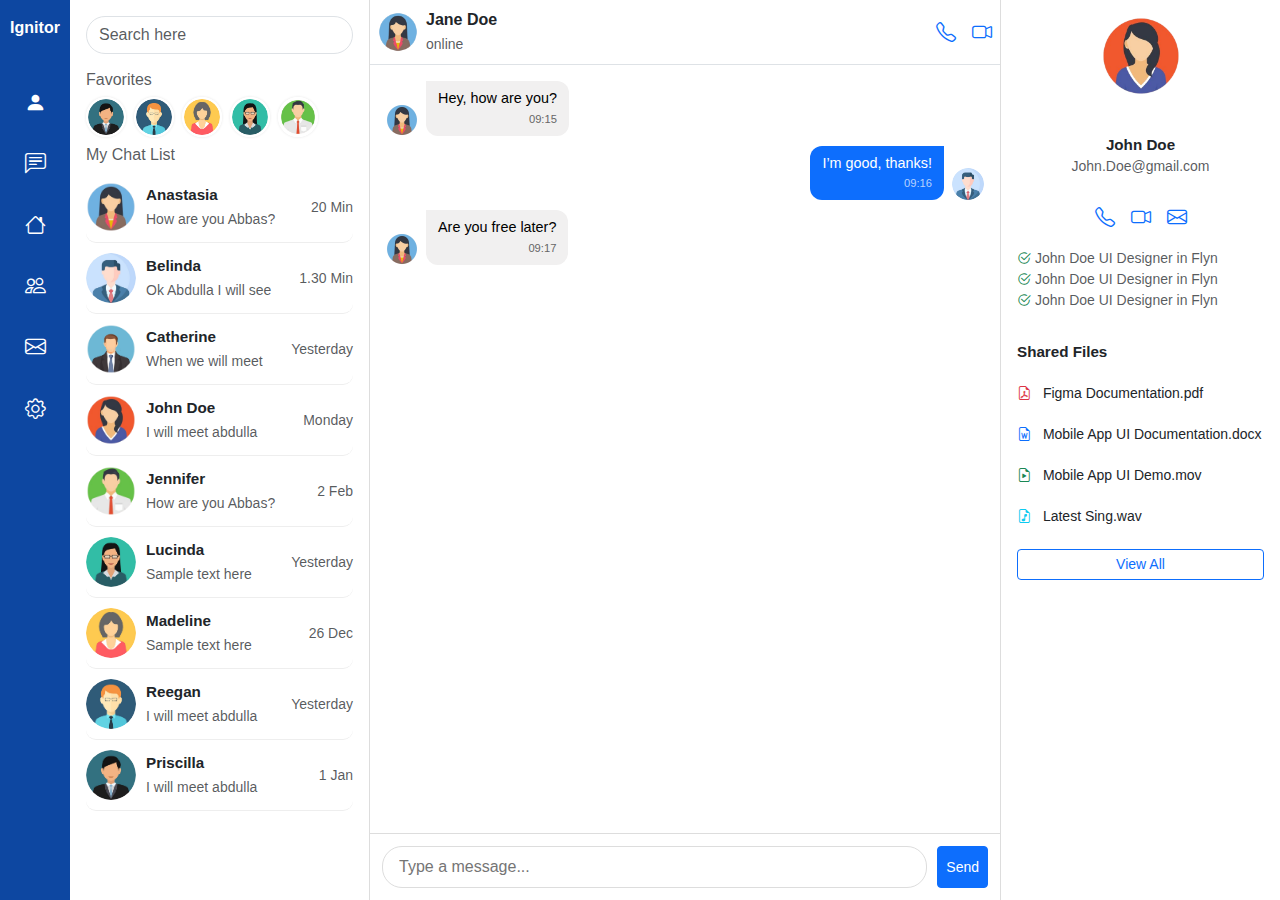
<file: lomba/index.html>
<!DOCTYPE html>
<html lang="en">
<head>
  <meta charset="UTF-8">
  <meta name="viewport" content="width=device-width, initial-scale=1.0">
  <title>Chat</title>
  <!-- Bootstrap CSS -->
  <link href="https://cdn.jsdelivr.net/npm/bootstrap@5.3.3/dist/css/bootstrap.min.css" rel="stylesheet">
  <!-- Bootstrap Icons -->
  <link href="https://cdn.jsdelivr.net/npm/bootstrap-icons/font/bootstrap-icons.css" rel="stylesheet">
  <!-- Custom CSS -->
  <link rel="stylesheet" href="style.css"</link>
</head>
<body>
 <!-- Wrapper utama -->
<div class="main-chat d-flex">
  <!-- Sidebar -->
  <div class="sidebar d-flex flex-column align-items-center">
    <div class="logo text-white fw-bold py-3">Ignitor</div>
    <ul class="nav flex-column text-center mt-3">
      <li class="nav-item">
        <a href="#" class="nav-link"><i class="bi bi-person-fill"></i></a>
      </li>
      <li class="nav-item">
        <a href="#" class="nav-link"><i class="bi bi-chat-left-text"></i></a>
      </li>
      <li class="nav-item">
        <a href="#" class="nav-link"><i class="bi bi-house"></i></a>
      </li>
      <li class="nav-item">
        <a href="#" class="nav-link"><i class="bi bi-people"></i></a>
      </li>
      <li class="nav-item">
        <a href="#" class="nav-link"><i class="bi bi-envelope"></i></a>
      </li>
      <li class="nav-item">
        <a href="#" class="nav-link"><i class="bi bi-gear"></i></a>
      </li>
    </ul>
  </div>

  <!-- Container untuk Chat List + Chat Box -->
  <div class="chat-layout d-flex flex-grow-1">
    <!-- Chat List -->
    <div class="chat-container">
      <!-- Search -->
      <div class="p-3">
        <input type="text" class="form-control rounded-pill" placeholder="Search here">
      </div>

      <!-- Favorites -->
      <div class="px-3">
        <h6 class="text-muted">Favorites</h6>
        <div class="d-flex align-items-center gap-2 my-2">
          <img src="img/profile9.png" class="favorite-img" alt="">
          <img src="img/profile8.png" class="favorite-img" alt="">
          <img src="img/profile7.png" class="favorite-img" alt="">
          <img src="img/profile6.png" class="favorite-img" alt="">
          <img src="img/profile5.png" class="favorite-img" alt="">
        </div>
      </div>

      <!-- Chat List -->
      <div class="px-3">
        <h6 class="text-muted">My Chat List</h6>

        <div class="chat-item d-flex align-items-center">
          <img src="img/profile1.png" class="chat-img" alt="">
          <div class="chat-info flex-grow-1">
            <div class="fw-bold">Anastasia</div>
            <small class="text-muted">How are you Abbas?</small>
          </div>
          <small class="text-muted">20 Min</small>
        </div>

        <div class="chat-item d-flex align-items-center">
          <img src="img/profile2.png" class="chat-img" alt="">
          <div class="chat-info flex-grow-1">
            <div class="fw-bold">Belinda</div>
            <small class="text-muted">Ok Abdulla I will see</small>
          </div>
          <small class="text-muted">1.30 Min</small>
        </div>

        <div class="chat-item d-flex align-items-center">
          <img src="img/profile3.png" class="chat-img" alt="">
          <div class="chat-info flex-grow-1">
            <div class="fw-bold">Catherine</div>
            <small class="text-muted">When we will meet</small>
          </div>
          <small class="text-muted">Yesterday</small>
        </div>

        <div class="chat-item d-flex align-items-center">
          <img src="img/profile4.png" class="chat-img" alt="">
          <div class="chat-info flex-grow-1">
            <div class="fw-bold">John Doe</div>
            <small class="text-muted">I will meet abdulla</small>
          </div>
          <small class="text-muted">Monday</small>
        </div>

        <div class="chat-item d-flex align-items-center">
          <img src="img/profile5.png" class="chat-img" alt="">
          <div class="chat-info flex-grow-1">
            <div class="fw-bold">Jennifer</div>
            <small class="text-muted">How are you Abbas?</small>
          </div>
          <small class="text-muted">2 Feb</small>
        </div>

        <div class="chat-item d-flex align-items-center">
          <img src="img/profile6.png" class="chat-img" alt="">
          <div class="chat-info flex-grow-1">
            <div class="fw-bold">Lucinda</div>
            <small class="text-muted">Sample text here</small>
          </div>
          <small class="text-muted">Yesterday</small>
        </div>

        <div class="chat-item d-flex align-items-center">
          <img src="img/profile7.png" class="chat-img" alt="">
          <div class="chat-info flex-grow-1">
            <div class="fw-bold">Madeline</div>
            <small class="text-muted">Sample text here</small>
          </div>
          <small class="text-muted">26 Dec</small>
        </div>

        <div class="chat-item d-flex align-items-center">
          <img src="img/profile8.png" class="chat-img" alt="">
          <div class="chat-info flex-grow-1">
            <div class="fw-bold">Reegan</div>
            <small class="text-muted">I will meet abdulla</small>
          </div>
          <small class="text-muted">Yesterday</small>
        </div>

        <div class="chat-item d-flex align-items-center">
          <img src="img/profile9.png" class="chat-img" alt="">
          <div class="chat-info flex-grow-1">
            <div class="fw-bold">Priscilla</div>
            <small class="text-muted">I will meet abdulla</small>
          </div>
          <small class="text-muted">1 Jan</small>
        </div>
      </div>
    </div>

 <!-- Chat Box + Bio Panel -->
    <div class="chat-section">

 <!-- Chat Box -->
  <div class="chat-box">
    <!-- Header Chat -->
<div class="chat-header d-flex align-items-center border-bottom p-2">
  <!-- Profil Kiri -->
  <img src="img/profile1.png" alt="Jane" class="chat-header-img me-2">
  <div class="flex-grow-1">
    <div class="fw-bold">Jane Doe</div>
    <small class="text-muted">online</small>
  </div>

  <!-- Aksi kanan -->
  <div class="d-flex gap-3 align-items-center">
    <i class="bi bi-telephone fs-5 text-primary"></i>
    <i class="bi bi-camera-video fs-5 text-primary"></i>
    <!-- Tombol toggle bio panel (untuk HP) -->
    <button id="toggleBio" class="btn btn-sm btn-outline-primary d-md-none">
      <i class="bi bi-info-circle"></i>
    </button>
  </div>
</div>
    <div class="chat-messages">

      <!-- Pesan dari orang lain -->
      <div class="chat-message other">
        <img src="img/profile1.png" alt="Jane">
        <div class="bubble">
          <div class="text">Hey, how are you?</div>
          <div class="time">09:15</div>
        </div>
      </div>

      <!-- Pesan dari kamu -->
      <div class="chat-message me">
        <div class="bubble">
          <div class="text">I’m good, thanks!</div>
          <div class="time">09:16</div>
        </div>
        <img src="img/profile2.png" alt="You">
      </div>

      <!-- Pesan lain -->
      <div class="chat-message other">
        <img src="img/profile1.png" alt="Jane">
        <div class="bubble">
          <div class="text">Are you free later?</div>
          <div class="time">09:17</div>
        </div>
      </div>

    </div>

    <!-- Input -->
    <div class="chat-input">
      <input type="text" placeholder="Type a message...">
      <button class="btn btn-primary btn-sm">Send</button>
    </div>
  </div>

      <!-- Bio Panel -->
      <div class="bio-panel">
        <!-- Profil -->
        <div class="text-center mb-4">
          <img src="img/profile4.png" alt="Profile" class="rounded-circle mb-2" style="width:80px; height:80px; object-fit:cover;">
          <h6 class="fw-bold mb-0">John Doe</h6>
          <small class="text-muted">John.Doe@gmail.com</small>
        </div>

        <!-- Aksi -->
        <div class="d-flex justify-content-center gap-3 mb-3">
          <i class="bi bi-telephone fs-5 text-primary"></i>
          <i class="bi bi-camera-video fs-5 text-primary"></i>
          <i class="bi bi-envelope fs-5 text-primary"></i>
        </div>

        <!-- Pekerjaan -->
        <div class="mb-3 small text-muted">
          <div><i class="bi bi-check2-circle text-success"></i> John Doe UI Designer in Flyn</div>
          <div><i class="bi bi-check2-circle text-success"></i> John Doe UI Designer in Flyn</div>
          <div><i class="bi bi-check2-circle text-success"></i> John Doe UI Designer in Flyn</div>
        </div>

        <!-- Shared Files -->
        <h6 class="fw-bold">Shared Files</h6>
        <ul class="list-unstyled small mb-3">
          <li class="mb-2"><i class="bi bi-file-earmark-pdf text-danger me-2"></i> Figma  Documentation.pdf</li>
          <li class="mb-2"><i class="bi bi-file-earmark-word text-primary me-2"></i> Mobile App UI Documentation.docx</li>
          <li class="mb-2"><i class="bi bi-file-earmark-play text-success me-2"></i> Mobile App UI Demo.mov</li>
          <li class="mb-2"><i class="bi bi-file-earmark-music text-info me-2"></i> Latest Sing.wav</li>
        </ul>
        <button class="btn btn-outline-primary btn-sm w-100">View All</button>
      </div>

    </div>
  </div>



  <!-- Bootstrap JS -->
  <script src="https://cdn.jsdelivr.net/npm/bootstrap@5.3.3/dist/js/bootstrap.bundle.min.js"></script>
  <!-- Custom JS -->
  <script src="script.js"></script>
</body>
</html>
</file>
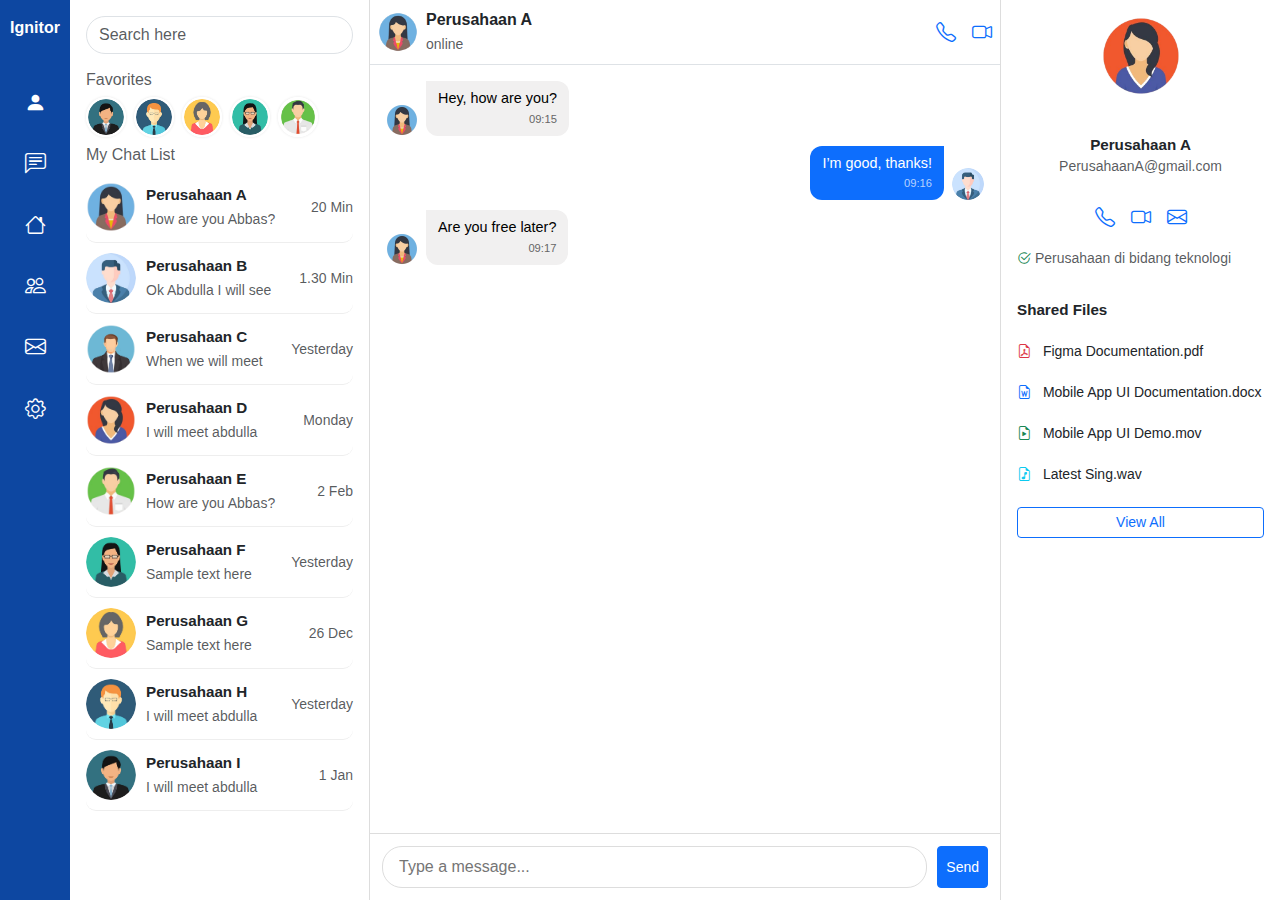
<file: chatPerusahaan.html>
<!DOCTYPE html>
<html lang="en">

<head>
    <meta charset="UTF-8">
    <meta name="viewport" content="width=device-width, initial-scale=1.0">
    <title>Chat</title>
    <!-- Bootstrap CSS -->
    <link href="https://cdn.jsdelivr.net/npm/bootstrap@5.3.3/dist/css/bootstrap.min.css" rel="stylesheet">
    <!-- Bootstrap Icons -->
    <link href="https://cdn.jsdelivr.net/npm/bootstrap-icons/font/bootstrap-icons.css" rel="stylesheet">
    <!-- Custom CSS -->
    <link rel="stylesheet" href="style.css" </link>
</head>

<body>
    <!-- Wrapper utama -->
    <div class="main-chat d-flex">
        <!-- Sidebar -->
        <div class="sidebar d-flex flex-column align-items-center">
            <div class="logo text-white fw-bold py-3">Ignitor</div>
            <ul class="nav flex-column text-center mt-3">
                <li class="nav-item">
                    <a href="#" class="nav-link"><i class="bi bi-person-fill"></i></a>
                </li>
                <li class="nav-item">
                    <a href="#" class="nav-link"><i class="bi bi-chat-left-text"></i></a>
                </li>
                <li class="nav-item">
                    <a href="#" class="nav-link"><i class="bi bi-house"></i></a>
                </li>
                <li class="nav-item">
                    <a href="#" class="nav-link"><i class="bi bi-people"></i></a>
                </li>
                <li class="nav-item">
                    <a href="#" class="nav-link"><i class="bi bi-envelope"></i></a>
                </li>
                <li class="nav-item">
                    <a href="#" class="nav-link"><i class="bi bi-gear"></i></a>
                </li>
            </ul>
        </div>

        <!-- Container untuk Chat List + Chat Box -->
        <div class="chat-layout d-flex flex-grow-1">
            <!-- Chat List -->
            <div class="chat-container">
                <!-- Search -->
                <div class="p-3">
                    <input type="text" class="form-control rounded-pill" placeholder="Search here">
                </div>

                <!-- Favorites -->
                <div class="px-3">
                    <h6 class="text-muted">Favorites</h6>
                    <div class="d-flex align-items-center gap-2 my-2">
                        <img src="img/profile9.png" class="favorite-img" alt="">
                        <img src="img/profile8.png" class="favorite-img" alt="">
                        <img src="img/profile7.png" class="favorite-img" alt="">
                        <img src="img/profile6.png" class="favorite-img" alt="">
                        <img src="img/profile5.png" class="favorite-img" alt="">
                    </div>
                </div>

                <!-- Chat List -->
                <div class="px-3">
                    <h6 class="text-muted">My Chat List</h6>

                    <div class="chat-item d-flex align-items-center">
                        <img src="img/profile1.png" class="chat-img" alt="">
                        <div class="chat-info flex-grow-1">
                            <div class="fw-bold">Perusahaan A</div>
                            <small class="text-muted">How are you Abbas?</small>
                        </div>
                        <small class="text-muted">20 Min</small>
                    </div>

                    <div class="chat-item d-flex align-items-center">
                        <img src="img/profile2.png" class="chat-img" alt="">
                        <div class="chat-info flex-grow-1">
                            <div class="fw-bold">Perusahaan B</div>
                            <small class="text-muted">Ok Abdulla I will see</small>
                        </div>
                        <small class="text-muted">1.30 Min</small>
                    </div>

                    <div class="chat-item d-flex align-items-center">
                        <img src="img/profile3.png" class="chat-img" alt="">
                        <div class="chat-info flex-grow-1">
                            <div class="fw-bold">Perusahaan C</div>
                            <small class="text-muted">When we will meet</small>
                        </div>
                        <small class="text-muted">Yesterday</small>
                    </div>

                    <div class="chat-item d-flex align-items-center">
                        <img src="img/profile4.png" class="chat-img" alt="">
                        <div class="chat-info flex-grow-1">
                            <div class="fw-bold">Perusahaan D</div>
                            <small class="text-muted">I will meet abdulla</small>
                        </div>
                        <small class="text-muted">Monday</small>
                    </div>

                    <div class="chat-item d-flex align-items-center">
                        <img src="img/profile5.png" class="chat-img" alt="">
                        <div class="chat-info flex-grow-1">
                            <div class="fw-bold">Perusahaan E</div>
                            <small class="text-muted">How are you Abbas?</small>
                        </div>
                        <small class="text-muted">2 Feb</small>
                    </div>

                    <div class="chat-item d-flex align-items-center">
                        <img src="img/profile6.png" class="chat-img" alt="">
                        <div class="chat-info flex-grow-1">
                            <div class="fw-bold">Perusahaan F</div>
                            <small class="text-muted">Sample text here</small>
                        </div>
                        <small class="text-muted">Yesterday</small>
                    </div>

                    <div class="chat-item d-flex align-items-center">
                        <img src="img/profile7.png" class="chat-img" alt="">
                        <div class="chat-info flex-grow-1">
                            <div class="fw-bold">Perusahaan G</div>
                            <small class="text-muted">Sample text here</small>
                        </div>
                        <small class="text-muted">26 Dec</small>
                    </div>

                    <div class="chat-item d-flex align-items-center">
                        <img src="img/profile8.png" class="chat-img" alt="">
                        <div class="chat-info flex-grow-1">
                            <div class="fw-bold">Perusahaan H</div>
                            <small class="text-muted">I will meet abdulla</small>
                        </div>
                        <small class="text-muted">Yesterday</small>
                    </div>

                    <div class="chat-item d-flex align-items-center">
                        <img src="img/profile9.png" class="chat-img" alt="">
                        <div class="chat-info flex-grow-1">
                            <div class="fw-bold">Perusahaan I</div>
                            <small class="text-muted">I will meet abdulla</small>
                        </div>
                        <small class="text-muted">1 Jan</small>
                    </div>
                </div>
            </div>

            <!-- Chat Box + Bio Panel -->
            <div class="chat-section">

                <!-- Chat Box -->
                <div class="chat-box">
                    <!-- Header Chat -->
                    <div class="chat-header d-flex align-items-center border-bottom p-2">
                        <!-- Profil Kiri -->
                        <img src="img/profile1.png" alt="Jane" class="chat-header-img me-2">
                        <div class="flex-grow-1">
                            <div class="fw-bold">Perusahaan A</div>
                            <small class="text-muted">online</small>
                        </div>

                        <!-- Aksi kanan -->
                        <div class="d-flex gap-3 align-items-center">
                            <i class="bi bi-telephone fs-5 text-primary"></i>
                            <i class="bi bi-camera-video fs-5 text-primary"></i>
                            <!-- Tombol toggle bio panel (untuk HP) -->
                            <button id="toggleBio" class="btn btn-sm btn-outline-primary d-md-none">
                                <i class="bi bi-info-circle"></i>
                            </button>
                        </div>
                    </div>
                    <div class="chat-messages">

                        <!-- Pesan dari orang lain -->
                        <div class="chat-message other">
                            <img src="img/profile1.png" alt="Jane">
                            <div class="bubble">
                                <div class="text">Hey, how are you?</div>
                                <div class="time">09:15</div>
                            </div>
                        </div>

                        <!-- Pesan dari kamu -->
                        <div class="chat-message me">
                            <div class="bubble">
                                <div class="text">I’m good, thanks!</div>
                                <div class="time">09:16</div>
                            </div>
                            <img src="img/profile2.png" alt="You">
                        </div>

                        <!-- Pesan lain -->
                        <div class="chat-message other">
                            <img src="img/profile1.png" alt="Jane">
                            <div class="bubble">
                                <div class="text">Are you free later?</div>
                                <div class="time">09:17</div>
                            </div>
                        </div>

                    </div>

                    <!-- Input -->
                    <div class="chat-input">
                        <input type="text" placeholder="Type a message...">
                        <button class="btn btn-primary btn-sm">Send</button>
                    </div>
                </div>

                <!-- Bio Panel -->
                <div class="bio-panel">
                    <!-- Profil -->
                    <div class="text-center mb-4">
                        <img src="img/profile4.png" alt="Profile" class="rounded-circle mb-2"
                            style="width:80px; height:80px; object-fit:cover;">
                        <h6 class="fw-bold mb-0">Perusahaan A</h6>
                        <small class="text-muted">PerusahaanA@gmail.com</small>
                    </div>

                    <!-- Aksi -->
                    <div class="d-flex justify-content-center gap-3 mb-3">
                        <i class="bi bi-telephone fs-5 text-primary"></i>
                        <i class="bi bi-camera-video fs-5 text-primary"></i>
                        <i class="bi bi-envelope fs-5 text-primary"></i>
                    </div>

                    <!-- Pekerjaan -->
                    <div class="mb-3 small text-muted">
                        <div><i class="bi bi-check2-circle text-success"></i> Perusahaan di bidang teknologi</div>
                    </div>

                    <!-- Shared Files -->
                    <h6 class="fw-bold">Shared Files</h6>
                    <ul class="list-unstyled small mb-3">
                        <li class="mb-2"><i class="bi bi-file-earmark-pdf text-danger me-2"></i> Figma Documentation.pdf
                        </li>
                        <li class="mb-2"><i class="bi bi-file-earmark-word text-primary me-2"></i> Mobile App UI
                            Documentation.docx</li>
                        <li class="mb-2"><i class="bi bi-file-earmark-play text-success me-2"></i> Mobile App UI
                            Demo.mov</li>
                        <li class="mb-2"><i class="bi bi-file-earmark-music text-info me-2"></i> Latest Sing.wav</li>
                    </ul>
                    <button class="btn btn-outline-primary btn-sm w-100">View All</button>
                </div>

            </div>
        </div>



        <!-- Bootstrap JS -->
        <script src="https://cdn.jsdelivr.net/npm/bootstrap@5.3.3/dist/js/bootstrap.bundle.min.js"></script>
        <!-- Custom JS -->
        <script src="script.js"></script>
</body>

</html>
</file>
<file: lomba/style.css>
body {
  margin: 0;
  padding: 0;
  font-family: Arial, sans-serif;
}

.sidebar {
  position: fixed;
  top: 0;
  left: 0;
  width: 70px;
  height: 100vh;
  background-color: #0d47a1; /* warna biru sidebar */
  display: flex;
  flex-direction: column;
  align-items: center;
}

.sidebar .logo {
  font-size: 1rem;
}

.sidebar .nav-link {
  color: white;
  font-size: 1.3rem;
  padding: 15px 0;
}

.sidebar .nav-link:hover {
  background-color: #1565c0; /* biru lebih terang saat hover */
  border-radius: 8px;
  color: #ffeb3b; /* kuning saat hover */
}
.sidebar .nav-link {
  color: white;
  font-size: 1.3rem;
  padding: 15px 0;
  position: relative;
  transition: transform 0.2s ease, color 0.3s ease;
}

.sidebar .nav-link:hover {
  background-color: #1565c0;
  border-radius: 8px;
  color: #ffeb3b;
}

/* Efek saat aktif */
.sidebar .nav-link.active {
  transform: scale(1.2); /* membesar sedikit */
}

/* Strip kuning di kiri */
.sidebar .nav-link.active::before {
  content: "";
  position: absolute;
  left: -10px;
  top: 50%;
  transform: translateY(-50%);
  width: 4px;
  height: 60%;
  background-color: #dbff3b;
  border-radius: 2px;
}


/* list chat */
.chat-container {
  margin-left: 70px; /* biar nggak ketimpa sidebar */
  width: 320px;      /* <--- atur lebar sidebar chat */
  height: 100vh;
  overflow-y: auto;
  background-color: #f8f9fa;
  border-right: 1px solid #ddd; /* opsional biar lebih rapi */
}


/* Favorites */
.favorite-img {
  width: 40px;
  height: 40px;
  border-radius: 50%;
  object-fit: cover;
  border: 2px solid #fff;
  box-shadow: 0 0 3px rgba(0,0,0,0.1);
}

/* Chat List */
.chat-item {
  padding: 10px 0;
  border-bottom: 1px solid #eee;
  cursor: pointer;
  transition: background-color 0.2s ease;
}

.chat-item:hover {
  background-color: #ffffff;
  border-radius: 10px;
}


.chat-info .fw-bold {
  font-size: 0.95rem;
}
/*chat orng*/
.chat-img {
  width: 50px;
  height: 50px;
  border-radius: 50%;
  object-fit: cover;
  margin-right: 10px;
  transition: transform 0.3s ease, box-shadow 0.3s ease; /* animasi halus */
}
.chat-item {
  padding: 10px 0;
  border-bottom: 1px solid #eee;
  cursor: pointer;
  transition: transform 0.3s ease, box-shadow 0.3s ease, background-color 0.3s ease;
  border-radius: 10px;
  position: relative; /* supaya z-index bisa jalan */
}

.chat-item:hover {
  background-color: #e3f2fd;
  transform: scale(1.03);
  box-shadow: 0 4px 15px rgba(0,0,0,0.1);
}

.chat-item.active {
  background-color: #d1e7dd;      /* hijau muda */
  transform: scale(1.06);         /* lebih besar */
  box-shadow: 0 8px 20px rgba(0,0,0,0.25); 
  z-index: 10;                    /* timbul di atas item lain */
}



.container-fluid.vh-100.bg-light {
  display: flex;
  flex-direction: row;   /* bikin sejajar horizontal */
  align-items: stretch;  /* tinggi ikut penuh */
  padding: 0;
  margin: 0;
}

/* Sidebar list chat */
.chat-container {
  flex: 0 0 300px;        /* lebar fix sidebar */
  background: #fff;
  border-right: 1px solid #ddd;
  height: 100vh;
  overflow-y: auto;
}

/* Chat box (isi chat) */
.chat-box {
  flex: 1;                /* ambil sisa layar */
  height: 100vh;
  display: flex;
  flex-direction: column;
  background: #fafafa;
}
.main-chat {
  height: 100vh; /* full tinggi layar */
}

.chat-container {
  width: 300px; /* lebar list */
  border-right: 1px solid #ddd;
  overflow-y: auto;
}

.chat-box {
  background: #fff;
}
/* Avatar */
.chat-avatar {
  width: 40px;
  height: 40px;
  border-radius: 50%;
  object-fit: cover;
}

/* Wrapper tiap pesan */
.chat-message {
  display: flex;
  align-items: flex-end;
  margin-bottom: 15px;
}

/* Incoming (kiri) */
.chat-message.incoming {
  justify-content: flex-start;
}

/* Outgoing (kanan) */
.chat-message.outgoing {
  justify-content: flex-end;
}

/* Bubble */
.chat-bubble {
  max-width: 70%;
  padding: 10px 14px;
  border-radius: 18px;
  font-size: 14px;
  position: relative;
}

/* Warna bubble */
.incoming .chat-bubble {
  background: #f1f1f1;
  margin-left: 8px;
}

.outgoing .chat-bubble {
  background: #0d6efd;
  color: #fff;
  margin-right: 8px;
}

/* Waktu pesan */
.chat-time {
  display: block;
  font-size: 11px;
  color: #888;
  margin-top: 4px;
  text-align: right;
}
.chat-input {
  margin-top: 100px; 
}

/* Bio Panel */
.bio-panel {
  width: 280px;
  background: #fff;
  height: 100vh;
  overflow-y: auto;
}

.bio-panel h6 {
  font-size: 0.95rem;
}

.bio-panel ul li {
  cursor: pointer;
  transition: color 0.2s ease;
}

.bio-panel ul li:hover {
  color: #0d6efd;
}
/* Chat section (Chat Box + Bio Panel) */
.chat-section {
  display: flex;
  flex: 1;
  height: 100vh;
}

/* Chat box */
.chat-box {
  flex: 1;
  background: #fff;
  display: flex;
  flex-direction: column;
}

.chat-messages {
  flex: 1;
  padding: 1rem;
  overflow-y: auto;
}

.chat-input {
  border-top: 1px solid #ddd;
  padding: 0.75rem;
  display: flex;
  gap: 10px;
}

.chat-input input {
  flex: 1;
  border: 1px solid #ddd;
  border-radius: 20px;
  padding: 0.5rem 1rem;
}

/* Bio Panel */
.bio-panel {
  width: 280px;
  background: #fff;
  border-left: 1px solid #ddd;
  height: 100vh;
  overflow-y: auto;
  padding: 1rem;
}

.bio-panel h6 {
  font-size: 0.95rem;
}

.bio-panel ul li {
  cursor: pointer;
  transition: color 0.2s ease;
}

.bio-panel ul li:hover {
  color: #0d6efd;
}
/* Pesan */
.chat-message {
  display: flex;
  align-items: flex-end;
  margin-bottom: 10px;
  gap: 8px;
}

.chat-message img {
  width: 32px;
  height: 32px;
  border-radius: 50%;
  object-fit: cover;
}

/* Bubble umum */
.bubble {
  max-width: 65%;
  padding: 8px 12px;
  border-radius: 12px;
  position: relative;
  font-size: 0.9rem;
  display: flex;
  flex-direction: column;
  gap: 3px;
}

/* Teks chat */
.bubble .text {
  line-height: 1.3;
}

/* Jam pesan */
.bubble .time {
  font-size: 0.7rem;
  color: #666;
  align-self: flex-end;
}

/* Chat dari orang lain */
.chat-message.other .bubble {
  background: #f1f0f0;
  color: #000;
  border-top-left-radius: 0;
}

/* Chat dari kamu */
.chat-message.me {
  justify-content: flex-end;
}

.chat-message.me .bubble {
  background: #0d6efd;
  color: #fff;
  border-top-right-radius: 0;
}

.chat-message.me .time {
  color: rgba(255,255,255,0.7);
}
/* Header Chat */
.chat-header {
  background: #fff;
}

.chat-header-img {
  width: 40px;
  height: 40px;
  border-radius: 50%;
  object-fit: cover;
}
/* Shared Files Section */
.bio-panel h6 {
  margin-top: 2rem;   /* jarak atas */
  margin-bottom: 1rem;  /* jarak bawah */
}

.bio-panel ul {
  margin-bottom: 1rem; /* jarak bawah sebelum tombol */
}

.bio-panel ul li {
  padding: 6px 0;       /* jarak antar item */
}
</file>
<file: style.css>
body {
  margin: 0;
  padding: 0;
  font-family: Arial, sans-serif;
}

.sidebar {
  position: fixed;
  top: 0;
  left: 0;
  width: 70px;
  height: 100vh;
  background-color: #0d47a1; /* warna biru sidebar */
  display: flex;
  flex-direction: column;
  align-items: center;
}

.sidebar .logo {
  font-size: 1rem;
}

.sidebar .nav-link {
  color: white;
  font-size: 1.3rem;
  padding: 15px 0;
}

.sidebar .nav-link {
  color: white;
  font-size: 1.3rem;
  padding: 15px 0;
  position: relative;
  transition: transform 0.2s ease, color 0.3s ease;
}

.sidebar .nav-link:hover {
  /* background-color: #1565c0; */
  border-radius: 8px;
  color: #ffeb3b;
}

/* Efek saat aktif */
.sidebar .nav-link.active {
  transform: scale(1.2); /* membesar sedikit */
}

/* Strip kuning di kiri */
.sidebar .nav-link.active::before {
  content: "";
  position: absolute;
  left: -10px;
  top: 50%;
  transform: translateY(-50%);
  width: 4px;
  height: 60%;
  background-color: #dbff3b;
  border-radius: 2px;
}


/* list chat */
.chat-container {
  margin-left: 70px; /* biar nggak ketimpa sidebar */
  width: 320px;      /* <--- atur lebar sidebar chat */
  height: 100vh;
  overflow-y: auto;
  background-color: #f8f9fa;
  border-right: 1px solid #ddd; /* opsional biar lebih rapi */
}


/* Favorites */
.favorite-img {
  width: 40px;
  height: 40px;
  border-radius: 50%;
  object-fit: cover;
  border: 2px solid #fff;
  box-shadow: 0 0 3px rgba(0,0,0,0.1);
}

/* Chat List */
.chat-item {
  padding: 10px 0;
  border-bottom: 1px solid #eee;
  cursor: pointer;
  transition: background-color 0.2s ease;
}

.chat-item:hover {
  background-color: #ffffff;
  border-radius: 10px;
}


.chat-info .fw-bold {
  font-size: 0.95rem;
}
/*chat orng*/
.chat-img {
  width: 50px;
  height: 50px;
  border-radius: 50%;
  object-fit: cover;
  margin-right: 10px;
  transition: transform 0.3s ease, box-shadow 0.3s ease; /* animasi halus */
}
.chat-item {
  padding: 10px 0;
  border-bottom: 1px solid #eee;
  cursor: pointer;
  transition: transform 0.3s ease, box-shadow 0.3s ease, background-color 0.3s ease;
  border-radius: 10px;
  position: relative; /* supaya z-index bisa jalan */
}

.chat-item:hover {
  background-color: #e3f2fd;
  transform: scale(1.03);
  box-shadow: 0 4px 15px rgba(0,0,0,0.1);
}

.chat-item.active {
  background-color: #d1e7dd;      /* hijau muda */
  transform: scale(1.06);         /* lebih besar */
  box-shadow: 0 8px 20px rgba(0,0,0,0.25); 
  z-index: 10;                    /* timbul di atas item lain */
}



.container-fluid.vh-100.bg-light {
  display: flex;
  flex-direction: row;   /* bikin sejajar horizontal */
  align-items: stretch;  /* tinggi ikut penuh */
  padding: 0;
  margin: 0;
}

/* Sidebar list chat */
.chat-container {
  flex: 0 0 300px;        /* lebar fix sidebar */
  background: #fff;
  border-right: 1px solid #ddd;
  height: 100vh;
  overflow-y: auto;
}

/* Chat box (isi chat) */
.chat-box {
  flex: 1;                /* ambil sisa layar */
  height: 100vh;
  display: flex;
  flex-direction: column;
  background: #fafafa;
}
.main-chat {
  height: 100vh; /* full tinggi layar */
}

.chat-container {
  width: 300px; /* lebar list */
  border-right: 1px solid #ddd;
  overflow-y: auto;
}

.chat-box {
  background: #fff;
}
/* Avatar */
.chat-avatar {
  width: 40px;
  height: 40px;
  border-radius: 50%;
  object-fit: cover;
}

/* Wrapper tiap pesan */
.chat-message {
  display: flex;
  align-items: flex-end;
  margin-bottom: 15px;
}

/* Incoming (kiri) */
.chat-message.incoming {
  justify-content: flex-start;
}

/* Outgoing (kanan) */
.chat-message.outgoing {
  justify-content: flex-end;
}

/* Bubble */
.chat-bubble {
  max-width: 70%;
  padding: 10px 14px;
  border-radius: 18px;
  font-size: 14px;
  position: relative;
}

/* Warna bubble */
.incoming .chat-bubble {
  background: #f1f1f1;
  margin-left: 8px;
}

.outgoing .chat-bubble {
  background: #0d6efd;
  color: #fff;
  margin-right: 8px;
}

/* Waktu pesan */
.chat-time {
  display: block;
  font-size: 11px;
  color: #888;
  margin-top: 4px;
  text-align: right;
}
.chat-input {
  margin-top: 100px; 
}

/* Bio Panel */
.bio-panel {
  width: 280px;
  background: #fff;
  height: 100vh;
  overflow-y: auto;
}

.bio-panel h6 {
  font-size: 0.95rem;
}

.bio-panel ul li {
  cursor: pointer;
  transition: color 0.2s ease;
}

.bio-panel ul li:hover {
  color: #0d6efd;
}
/* Chat section (Chat Box + Bio Panel) */
.chat-section {
  display: flex;
  flex: 1;
  height: 100vh;
}

/* Chat box */
.chat-box {
  flex: 1;
  background: #fff;
  display: flex;
  flex-direction: column;
}

.chat-messages {
  flex: 1;
  padding: 1rem;
  overflow-y: auto;
}

.chat-input {
  border-top: 1px solid #ddd;
  padding: 0.75rem;
  display: flex;
  gap: 10px;
}

.chat-input input {
  flex: 1;
  border: 1px solid #ddd;
  border-radius: 20px;
  padding: 0.5rem 1rem;
}

/* Bio Panel */
.bio-panel {
  width: 280px;
  background: #fff;
  border-left: 1px solid #ddd;
  height: 100vh;
  overflow-y: auto;
  padding: 1rem;
}

.bio-panel h6 {
  font-size: 0.95rem;
}

.bio-panel ul li {
  cursor: pointer;
  transition: color 0.2s ease;
}

.bio-panel ul li:hover {
  color: #0d6efd;
}
/* Pesan */
.chat-message {
  display: flex;
  align-items: flex-end;
  margin-bottom: 10px;
  gap: 8px;
}

.chat-message img {
  width: 32px;
  height: 32px;
  border-radius: 50%;
  object-fit: cover;
}

/* Bubble umum */
.bubble {
  max-width: 65%;
  padding: 8px 12px;
  border-radius: 12px;
  position: relative;
  font-size: 0.9rem;
  display: flex;
  flex-direction: column;
  gap: 3px;
}

/* Teks chat */
.bubble .text {
  line-height: 1.3;
}

/* Jam pesan */
.bubble .time {
  font-size: 0.7rem;
  color: #666;
  align-self: flex-end;
}

/* Chat dari orang lain */
.chat-message.other .bubble {
  background: #f1f0f0;
  color: #000;
  border-top-left-radius: 0;
}

/* Chat dari kamu */
.chat-message.me {
  justify-content: flex-end;
}

.chat-message.me .bubble {
  background: #0d6efd;
  color: #fff;
  border-top-right-radius: 0;
}

.chat-message.me .time {
  color: rgba(255,255,255,0.7);
}
/* Header Chat */
.chat-header {
  background: #fff;
}

.chat-header-img {
  width: 40px;
  height: 40px;
  border-radius: 50%;
  object-fit: cover;
}
/* Shared Files Section */
.bio-panel h6 {
  margin-top: 2rem;   /* jarak atas */
  margin-bottom: 1rem;  /* jarak bawah */
}

.bio-panel ul {
  margin-bottom: 1rem; /* jarak bawah sebelum tombol */
}

.bio-panel ul li {
  padding: 6px 0;       /* jarak antar item */
}
</file>
